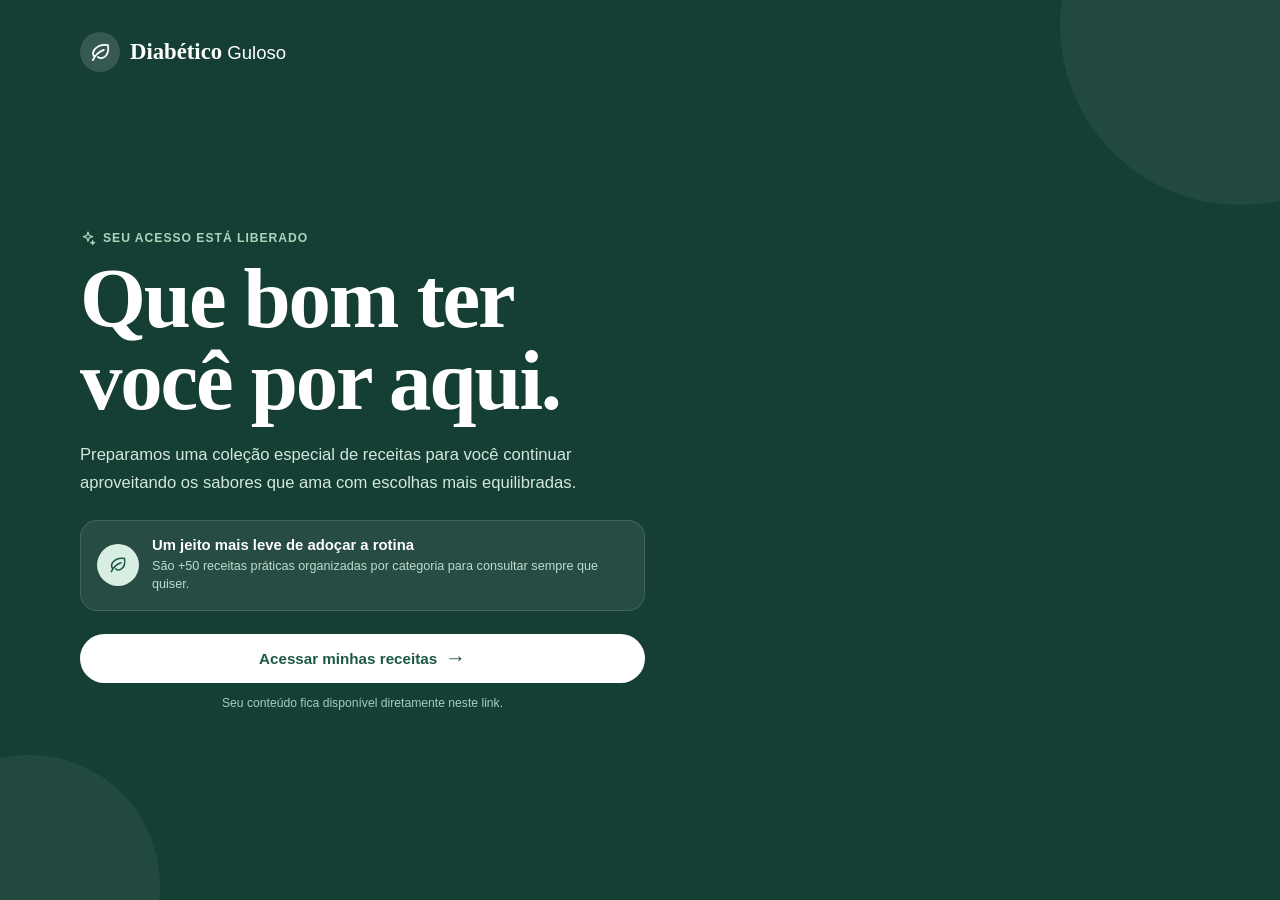
<file: index.html>
<!doctype html>
<html lang="pt-BR">
  <head>
    <meta charset="UTF-8" />
    <meta name="viewport" content="width=device-width, initial-scale=1.0" />
    <meta
      name="description"
      content="Diabético Guloso: receitas deliciosas com escolhas inteligentes para uma rotina mais leve."
    />
    <meta name="theme-color" content="#276749" />
    <title>Diabético Guloso</title>
    <link rel="preconnect" href="https://images.unsplash.com" />
    <link rel="stylesheet" href="./styles.css" />
  </head>
  <body>
    <div id="app"></div>
    <script src="./recipes.js"></script>
    <script src="./bonus-recipes.js"></script>
    <script src="./app.js"></script>
  </body>
</html>
</file>
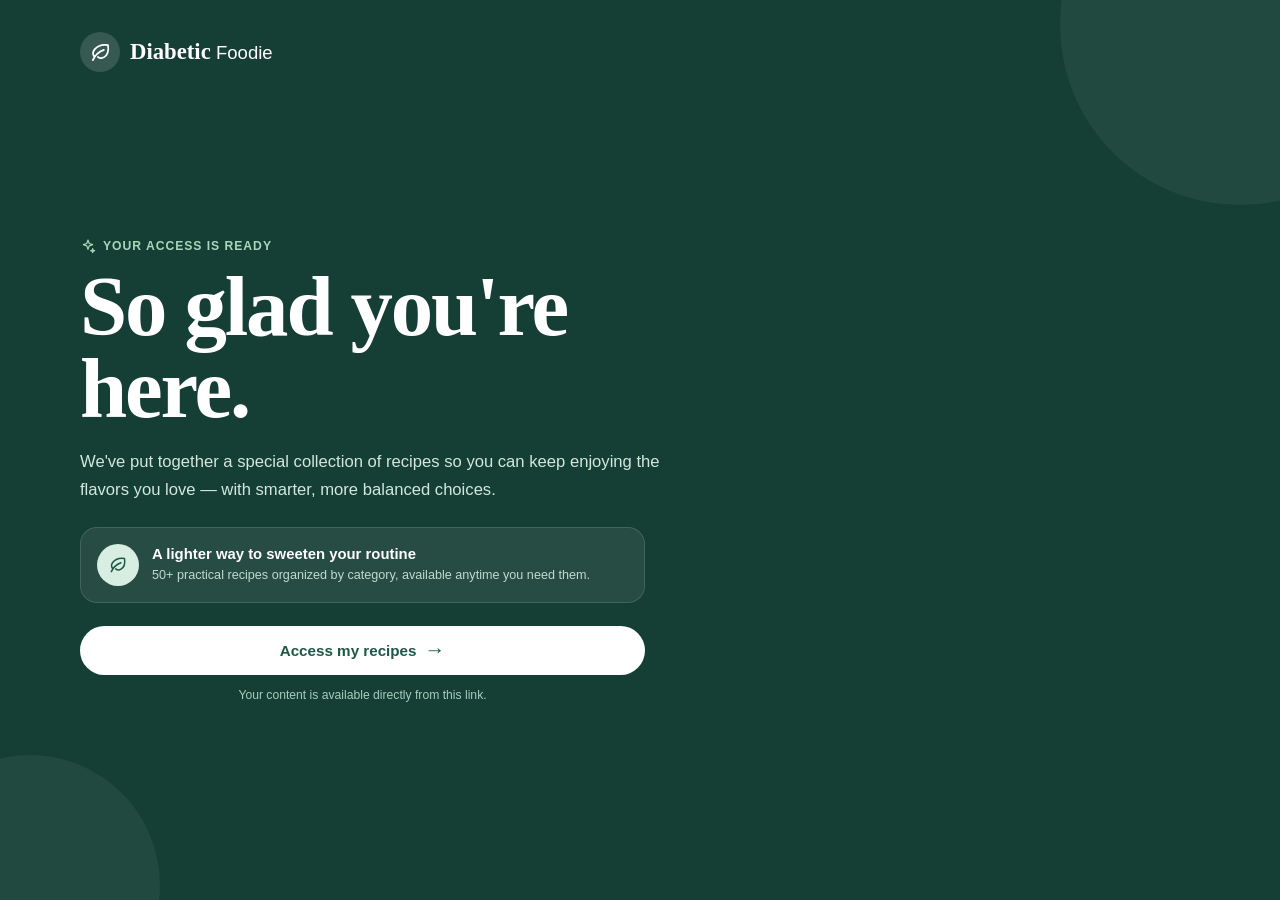
<file: en/index.html>
<!doctype html>
<html lang="en">
  <head>
    <meta charset="UTF-8" />
    <meta name="viewport" content="width=device-width, initial-scale=1.0" />
    <meta
      name="description"
      content="Diabetic Foodie: delicious recipes with smart choices for a lighter, healthier routine."
    />
    <meta name="theme-color" content="#276749" />
    <title>Diabetic Foodie</title>
    <link rel="preconnect" href="https://images.unsplash.com" />
    <link rel="stylesheet" href="/styles.css" />
  </head>
  <body>
    <div id="app"></div>
    <script src="/en/recipes-en.js"></script>
    <script src="/en/bonus-recipes-en.js"></script>
    <script src="/en/app-en.js"></script>
  </body>
</html>
</file>
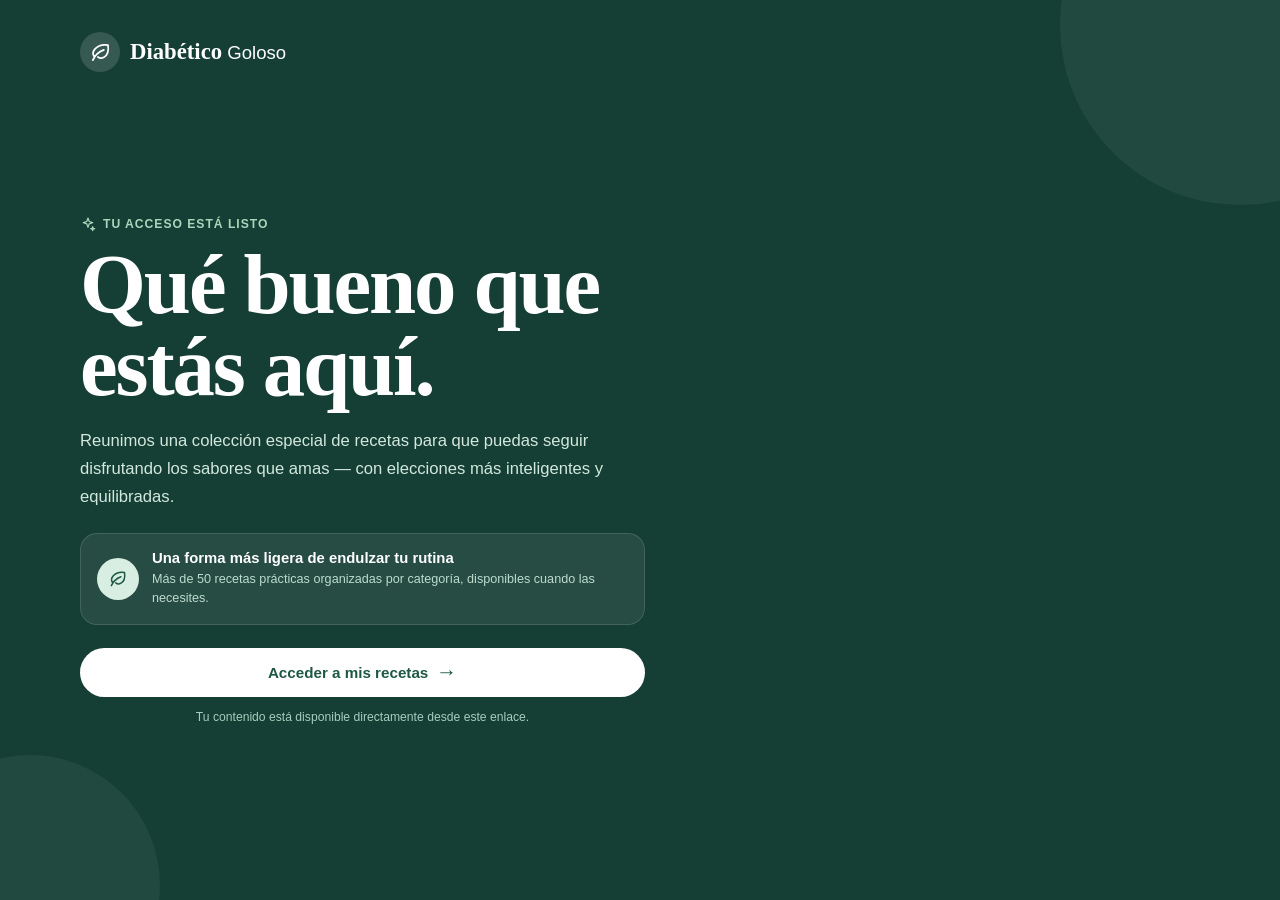
<file: esp/index.html>
<!doctype html>
<html lang="es">
  <head>
    <meta charset="UTF-8" />
    <meta name="viewport" content="width=device-width, initial-scale=1.0" />
    <meta
      name="description"
      content="Diabético Goloso: recetas deliciosas con opciones inteligentes para una rutina más ligera y saludable."
    />
    <meta name="theme-color" content="#276749" />
    <title>Diabético Goloso</title>
    <link rel="preconnect" href="https://images.unsplash.com" />
    <link rel="stylesheet" href="/styles.css" />
  </head>
  <body>
    <div id="app"></div>
    <script src="/esp/recipes-es.js"></script>
    <script src="/esp/bonus-recipes-es.js"></script>
    <script src="/esp/app-es.js"></script>
  </body>
</html>
</file>
<file: styles.css>
:root {
  --green-900: #153e34;
  --green-800: #1d5745;
  --green-700: #276749;
  --green-600: #378264;
  --green-100: #e4f1ea;
  --green-50: #f2f8f4;
  --cream: #fbfcf8;
  --white: #fff;
  --ink: #20332d;
  --muted: #65766f;
  --line: #e1ebe5;
  --shadow: 0 10px 28px rgba(25, 69, 54, .10);
  --radius: 20px;
}

* { box-sizing: border-box; }
html { scroll-behavior: smooth; }
body {
  margin: 0;
  background: var(--cream);
  color: var(--ink);
  font-family: Inter, "Segoe UI", Arial, sans-serif;
  -webkit-font-smoothing: antialiased;
}
a { color: inherit; text-decoration: none; }
button, input { font: inherit; }
svg { width: 1.25rem; height: 1.25rem; fill: none; stroke: currentColor; stroke-linecap: round; stroke-linejoin: round; stroke-width: 1.8; }
.container { width: min(1120px, calc(100% - 32px)); margin-inline: auto; }
.sr-only { position: absolute; width: 1px; height: 1px; overflow: hidden; clip: rect(0, 0, 0, 0); }

.site-header {
  position: sticky;
  top: 0;
  z-index: 10;
  border-bottom: 1px solid rgba(225, 235, 229, .9);
  background: rgba(255, 255, 255, .94);
  backdrop-filter: blur(12px);
}
.nav { display: flex; min-height: 72px; align-items: center; justify-content: space-between; gap: 16px; }
.brand { display: inline-flex; align-items: center; gap: 10px; color: var(--green-900); font-size: 1.16rem; }
.brand strong { font-family: Georgia, serif; font-size: 1.42rem; }
.brand-mark { display: grid; width: 40px; height: 40px; place-items: center; border-radius: 50%; background: var(--green-700); color: white; }
.brand-mark svg { width: 23px; height: 23px; }
.nav-tag { padding: 8px 12px; border-radius: 20px; background: var(--green-50); color: var(--green-700); font-size: .76rem; font-weight: 700; letter-spacing: .03em; text-transform: uppercase; }

.hero { overflow: hidden; position: relative; background: var(--green-900); color: white; }
.hero::before, .hero::after { position: absolute; border-radius: 50%; background: rgba(255,255,255,.06); content: ""; }
.hero::before { width: 320px; height: 320px; top: -160px; right: -90px; }
.hero::after { width: 200px; height: 200px; bottom: -100px; left: -80px; }
.hero-content { position: relative; z-index: 1; padding: 50px 0 34px; }
.eyebrow { display: flex; align-items: center; gap: 7px; margin: 0 0 11px; color: var(--green-600); font-size: .76rem; font-weight: 700; letter-spacing: .08em; text-transform: uppercase; }
.hero .eyebrow { color: #a7d7bc; }
.eyebrow svg { width: 16px; height: 16px; }
h1, h2 { font-family: Georgia, serif; letter-spacing: -.025em; }
.hero h1 { max-width: 690px; margin: 0; font-size: clamp(2.3rem, 6vw, 4rem); line-height: 1.03; }
.hero p:not(.eyebrow) { max-width: 620px; margin: 17px 0 23px; color: #d3e8dd; font-size: 1.05rem; line-height: 1.65; }
.hero-stats { display: flex; flex-wrap: wrap; gap: 18px; margin-top: 25px; color: #b5d6c7; font-size: .84rem; }
.hero-stats span { padding-right: 18px; border-right: 1px solid rgba(255,255,255,.18); }
.hero-stats span:last-child { border: 0; }
.hero-stats strong { color: white; font-size: 1rem; }

.catalog { padding: 42px 0 58px; scroll-margin-top: 64px; }
.section-heading { display: flex; align-items: end; justify-content: space-between; gap: 12px; margin-bottom: 19px; }
.section-heading h2 { margin: 0; color: var(--green-900); font-size: clamp(1.8rem, 4vw, 2.35rem); }
#result-count { color: var(--muted); font-size: .86rem; white-space: nowrap; }
.chips { display: flex; gap: 8px; margin-inline: -16px; padding: 0 16px 5px; overflow-x: auto; scrollbar-width: none; }
.chips::-webkit-scrollbar { display: none; }
.chip { flex: 0 0 auto; padding: 10px 15px; border: 1px solid var(--line); border-radius: 24px; background: white; color: var(--green-800); cursor: pointer; font-size: .86rem; font-weight: 700; transition: .2s ease; }
.chip.active, .chip:hover { border-color: var(--green-700); background: var(--green-700); color: white; }
.recipe-grid { display: grid; grid-template-columns: repeat(2, minmax(0, 1fr)); gap: 14px; margin-top: 23px; }
.recipe-card { overflow: hidden; border: 1px solid var(--line); border-radius: var(--radius); background: white; box-shadow: 0 5px 16px rgba(25, 69, 54, .04); transition: transform .2s ease, box-shadow .2s ease; }
.recipe-card:hover { transform: translateY(-4px); box-shadow: var(--shadow); }
.card-image-wrap { position: relative; aspect-ratio: 1 / .9; overflow: hidden; background: var(--green-100); }
.card-image { width: 100%; height: 100%; object-fit: cover; transition: transform .35s ease; }
.recipe-card:hover .card-image { transform: scale(1.05); }
.time-pill { position: absolute; top: 9px; right: 9px; display: flex; align-items: center; gap: 4px; padding: 6px 8px; border-radius: 14px; background: rgba(255,255,255,.92); color: var(--green-900); font-size: .7rem; font-weight: 700; box-shadow: 0 3px 8px rgba(0,0,0,.1); }
.time-pill svg { width: 13px; height: 13px; }
.card-copy { padding: 13px 12px 14px; }
.card-category { color: var(--green-600); font-size: .65rem; font-weight: 700; letter-spacing: .08em; text-transform: uppercase; }
.card-copy h3 { min-height: 40px; margin: 5px 0 10px; color: var(--green-900); font-size: .95rem; line-height: 1.28; }
.card-link { color: var(--green-700); font-size: .76rem; font-weight: 700; }
.card-link b { margin-left: 2px; font-size: 1rem; }
.empty-state { grid-column: 1 / -1; padding: 45px 20px; border: 1px dashed #bed3c8; border-radius: var(--radius); text-align: center; }
.empty-state span { display: inline-grid; width: 52px; height: 52px; place-items: center; border-radius: 50%; background: var(--green-100); color: var(--green-700); }
.empty-state h3 { margin: 13px 0 4px; }
.empty-state p { margin: 0; color: var(--muted); }

.care-note { background: var(--green-100); }
.care-note-inner { display: flex; gap: 16px; align-items: center; padding: 30px 0; }
.care-note h2 { margin: 0 0 4px; color: var(--green-900); font-size: 1.65rem; }
.care-note p { margin: 0; color: var(--green-800); font-size: .9rem; line-height: 1.6; }
footer { padding: 31px 0; background: var(--green-900); color: white; }
.footer-inner { display: flex; align-items: center; justify-content: space-between; gap: 15px; }
footer .brand { color: white; }
footer .brand-mark { background: rgba(255,255,255,.13); }
footer p { margin: 0; color: #afd0c1; font-size: .8rem; }

.welcome-page { min-height: 100vh; background: var(--green-900); }
.welcome-panel { position: relative; min-height: 100vh; overflow: hidden; color: white; }
.welcome-glow { position: absolute; border-radius: 50%; background: rgba(255,255,255,.055); }
.welcome-glow-one { width: 360px; height: 360px; top: -155px; right: -140px; }
.welcome-glow-two { width: 260px; height: 260px; bottom: -115px; left: -100px; }
.welcome-content { position: relative; z-index: 1; display: flex; min-height: 100vh; flex-direction: column; padding-top: 25px; padding-bottom: 32px; }
.welcome-brand { color: white; }
.welcome-brand .brand-mark { background: rgba(255,255,255,.14); }
.welcome-copy { display: flex; max-width: 650px; flex: 1; flex-direction: column; justify-content: center; padding: 48px 0 38px; }
.welcome-copy .eyebrow { color: #a7d7bc; }
.welcome-copy h1 { max-width: 560px; margin: 0; font-size: clamp(3.05rem, 10vw, 5.3rem); line-height: .97; }
.welcome-lead { max-width: 590px; margin: 19px 0 23px; color: #d3e8dd; font-size: 1.04rem; line-height: 1.68; }
.welcome-card { display: flex; max-width: 565px; gap: 13px; align-items: center; padding: 16px; border: 1px solid rgba(255,255,255,.13); border-radius: 17px; background: rgba(255,255,255,.075); }
.welcome-card-icon { display: grid; flex: 0 0 auto; width: 42px; height: 42px; place-items: center; border-radius: 50%; background: #d9eee2; color: var(--green-800); }
.welcome-card strong { display: block; font-size: .93rem; }
.welcome-card p { margin: 4px 0 0; color: #bedbce; font-size: .79rem; line-height: 1.48; }
.welcome-button { display: flex; width: min(100%, 565px); align-items: center; justify-content: center; gap: 8px; margin-top: 23px; padding: 16px 20px; border-radius: 28px; background: white; color: var(--green-800); font-size: .95rem; font-weight: 700; transition: transform .2s ease, box-shadow .2s ease; }
.welcome-button:hover { transform: translateY(-2px); box-shadow: 0 9px 20px rgba(0,0,0,.18); }
.welcome-button span { font-size: 1.3rem; line-height: .8; }
.welcome-note { margin: 13px 0 0; color: #a7cdbd; font-size: .76rem; text-align: center; width: min(100%, 565px); }

.recipe-nav .nav { min-height: 64px; }
.back-link { display: inline-flex; align-items: center; gap: 3px; color: var(--green-700); font-size: .88rem; font-weight: 700; }
.back-link svg { width: 18px; height: 18px; }
.compact { font-size: .88rem; }
.compact strong { font-size: 1.05rem; }
.compact .brand-mark { width: 32px; height: 32px; }
.compact .brand-mark svg { width: 19px; }
.recipe-hero { position: relative; height: min(480px, 60vh); background: var(--green-900); }
.recipe-hero img { width: 100%; height: 100%; object-fit: cover; }
.recipe-hero-overlay { position: absolute; inset: 0; background: linear-gradient(180deg, rgba(18,48,39,.05) 30%, rgba(18,48,39,.84)); }
.recipe-title { position: absolute; right: 0; bottom: 30px; left: 0; color: white; }
.recipe-label { display: inline-block; padding: 6px 10px; border-radius: 14px; background: rgba(255,255,255,.2); font-size: .72rem; font-weight: 700; letter-spacing: .08em; text-transform: uppercase; backdrop-filter: blur(5px); }
.recipe-title h1 { max-width: 780px; margin: 10px 0 0; font-size: clamp(2.15rem, 6vw, 4rem); line-height: 1.03; }
.recipe-body { padding-bottom: 60px; }
.metadata { display: grid; grid-template-columns: repeat(3, 1fr); gap: 8px; margin: -1px -16px 0; padding: 17px 16px; border-bottom: 1px solid var(--line); background: white; }
.metadata div { display: flex; min-width: 0; align-items: center; gap: 8px; }
.metadata svg { flex: 0 0 auto; color: var(--green-600); }
.metadata span { display: grid; min-width: 0; }
.metadata small { color: var(--muted); font-size: .64rem; text-transform: uppercase; }
.metadata strong { overflow: hidden; color: var(--green-900); font-size: .8rem; text-overflow: ellipsis; white-space: nowrap; }
.recipe-columns { display: grid; gap: 37px; padding: 37px 0 28px; }
.recipe-section h2, .tip-box h2, .related h2 { margin: 0 0 16px; color: var(--green-900); font-size: 1.95rem; }
.ingredients ul, .preparation ol { display: grid; gap: 11px; margin: 0; padding: 0; list-style: none; }
.ingredients li { display: flex; gap: 10px; padding-bottom: 11px; border-bottom: 1px solid var(--line); color: #42564f; font-size: .94rem; line-height: 1.5; }
.ingredients li span { display: grid; flex: 0 0 auto; width: 21px; height: 21px; place-items: center; border-radius: 50%; background: var(--green-100); color: var(--green-700); font-size: .7rem; font-weight: 700; }
.preparation ol { counter-reset: steps; gap: 18px; }
.preparation li { display: flex; gap: 12px; color: #42564f; font-size: .94rem; line-height: 1.58; counter-increment: steps; }
.preparation li::before { display: grid; flex: 0 0 auto; width: 27px; height: 27px; place-items: center; border-radius: 50%; background: var(--green-700); color: white; content: counter(steps); font-size: .76rem; font-weight: 700; }
.tip-box { display: flex; gap: 15px; padding: 20px; border-radius: var(--radius); background: var(--green-100); }
.tip-icon { display: grid; flex: 0 0 auto; width: 42px; height: 42px; place-items: center; border-radius: 50%; background: var(--green-700); color: white; }
.tip-box h2 { margin-bottom: 7px; font-size: 1.55rem; }
.tip-box p:last-child { margin: 0; color: var(--green-800); font-size: .94rem; line-height: 1.65; }
.disclaimer { margin: 14px 0 20px; color: var(--muted); font-size: .78rem; line-height: 1.55; }
.primary-button { display: inline-flex; align-items: center; gap: 6px; padding: 13px 17px; border-radius: 25px; background: var(--green-700); color: white; font-size: .87rem; font-weight: 700; }
.primary-button svg { width: 18px; height: 18px; }
.related { padding-top: 50px; }

@media (min-width: 680px) {
  .recipe-grid { grid-template-columns: repeat(3, minmax(0, 1fr)); gap: 18px; }
  .card-copy { padding: 15px; }
  .card-copy h3 { font-size: 1.03rem; }
  .metadata { margin-inline: 0; border: 1px solid var(--line); border-top: 0; border-radius: 0 0 16px 16px; }
  .recipe-columns { grid-template-columns: .88fr 1.12fr; gap: 54px; padding-top: 48px; }
  .welcome-content { padding-top: 32px; padding-bottom: 42px; }
}

@media (min-width: 960px) {
  .hero-content { padding: 64px 0 43px; }
  .recipe-grid { grid-template-columns: repeat(4, minmax(0, 1fr)); gap: 20px; }
  .card-image-wrap { aspect-ratio: 1 / .92; }
  .related .recipe-grid { grid-template-columns: repeat(3, minmax(0, 1fr)); }
}

/* ── Botão de Voltar Grande ─────────────────────────────── */
.back-big-btn {
  display: flex;
  align-items: center;
  justify-content: center;
  gap: 10px;
  width: 100%;
  max-width: 480px;
  margin: 24px 0;
  padding: 18px 24px;
  border-radius: 16px;
  background: var(--green-700);
  color: white;
  font-size: 1.05rem;
  font-weight: 700;
  letter-spacing: .01em;
  transition: transform .2s ease, box-shadow .2s ease;
  box-shadow: 0 4px 14px rgba(39,103,73,.25);
}
.back-big-btn svg { width: 22px; height: 22px; }
.back-big-btn:hover { transform: translateY(-2px); box-shadow: 0 8px 20px rgba(39,103,73,.35); }
.back-big-btn--outline {
  background: white;
  color: var(--green-700);
  border: 2px solid var(--green-700);
  margin-top: 28px;
  margin-bottom: 0;
}
.back-big-btn--outline:hover { background: var(--green-50); }

/* ── Banner do Bônus na Home ────────────────────────────── */
.bonus-banner {
  background: linear-gradient(135deg, #78350f 0%, #b45309 60%, #d97706 100%);
  padding: 0;
}
.bonus-banner-inner {
  display: flex;
  flex-direction: column;
  gap: 20px;
  padding: 36px 0;
}
.bonus-banner-tag {
  display: inline-block;
  padding: 5px 13px;
  border-radius: 20px;
  background: var(--amber-400);
  color: var(--amber-900);
  font-size: .75rem;
  font-weight: 900;
  letter-spacing: .1em;
  margin-bottom: 8px;
}
.bonus-banner-text h2 {
  margin: 0 0 8px;
  color: white;
  font-family: Georgia, serif;
  font-size: clamp(1.6rem, 4vw, 2.2rem);
  letter-spacing: -.02em;
}
.bonus-banner-text p {
  margin: 0;
  color: #fde68a;
  font-size: .97rem;
  line-height: 1.6;
  max-width: 560px;
}
.bonus-banner-btn {
  display: flex;
  align-items: center;
  gap: 16px;
  width: 100%;
  max-width: 520px;
  padding: 20px 22px;
  border-radius: 18px;
  background: white;
  color: var(--amber-900);
  font-size: 1rem;
  transition: transform .2s ease, box-shadow .2s ease;
  box-shadow: 0 6px 20px rgba(0,0,0,.18);
}
.bonus-banner-btn:hover { transform: translateY(-3px); box-shadow: 0 10px 28px rgba(0,0,0,.25); }
.bonus-banner-btn-icon { font-size: 2.2rem; line-height: 1; flex: 0 0 auto; }
.bonus-banner-btn strong { display: block; font-size: 1.05rem; font-weight: 800; color: var(--amber-900); margin-bottom: 3px; }
.bonus-banner-btn small { display: block; font-size: .8rem; color: var(--amber-700); font-weight: 500; }
.bonus-banner-arrow { margin-left: auto; font-size: 1.6rem; font-weight: 900; color: var(--amber-500); flex: 0 0 auto; }

@media (min-width: 680px) {
  .bonus-banner-inner { flex-direction: row; align-items: center; justify-content: space-between; gap: 32px; }
  .bonus-banner-btn { width: auto; min-width: 380px; }
}

/* ── Bônus ───────────────────────────────────────────────── */
:root {
  --amber-900: #78350f;
  --amber-700: #b45309;
  --amber-500: #f59e0b;
  --amber-400: #fbbf24;
  --amber-100: #fef3c7;
  --amber-50:  #fffbeb;
}

.bonus-nav-btn {
  display: inline-flex;
  align-items: center;
  gap: 6px;
  padding: 9px 16px;
  border-radius: 24px;
  background: var(--amber-500);
  color: var(--amber-900);
  font-size: .82rem;
  font-weight: 800;
  letter-spacing: .01em;
  transition: transform .2s ease, box-shadow .2s ease;
  white-space: nowrap;
}
.bonus-nav-btn:hover,
.bonus-nav-btn--active {
  transform: translateY(-1px);
  box-shadow: 0 4px 14px rgba(245,158,11,.45);
}

.bonus-hero {
  overflow: hidden;
  position: relative;
  background: linear-gradient(135deg, #78350f 0%, #b45309 60%, #d97706 100%);
  color: white;
}
.bonus-hero::before,
.bonus-hero::after {
  position: absolute;
  border-radius: 50%;
  background: rgba(255,255,255,.07);
  content: "";
}
.bonus-hero::before { width: 340px; height: 340px; top: -160px; right: -100px; }
.bonus-hero::after  { width: 220px; height: 220px; bottom: -110px; left: -80px; }

.bonus-hero-content {
  position: relative;
  z-index: 1;
  padding: 50px 0 38px;
}
.bonus-eyebrow { color: #fde68a !important; }
.bonus-badge {
  display: inline-block;
  padding: 5px 13px;
  border-radius: 20px;
  background: var(--amber-400);
  color: var(--amber-900);
  font-size: .7rem;
  font-weight: 900;
  letter-spacing: .12em;
  margin-bottom: 14px;
}
.bonus-hero h1 {
  max-width: 700px;
  margin: 0;
  font-family: Georgia, serif;
  font-size: clamp(2.1rem, 5.5vw, 3.6rem);
  line-height: 1.05;
  letter-spacing: -.025em;
}
.bonus-hero p {
  max-width: 620px;
  margin: 16px 0 22px;
  color: #fde68a;
  font-size: 1.04rem;
  line-height: 1.65;
}
.bonus-hero-stats {
  display: flex;
  flex-wrap: wrap;
  gap: 18px;
  margin-top: 22px;
  color: #fde68a;
  font-size: .84rem;
}
.bonus-hero-stats span {
  display: flex;
  align-items: center;
  gap: 6px;
  padding-right: 18px;
  border-right: 1px solid rgba(255,255,255,.22);
}
.bonus-hero-stats span:last-child { border: 0; }
.bonus-hero-stats strong { color: white; font-size: 1rem; }
.bonus-hero-stats svg { width: 15px; height: 15px; }

.bonus-catalog { padding-top: 42px; }

.bonus-card .card-category {
  display: flex;
  align-items: center;
  gap: 4px;
  color: var(--amber-700) !important;
}
.bonus-card .card-category svg { width: 12px; height: 12px; }
.bonus-card:hover { box-shadow: 0 10px 28px rgba(180,83,9,.15); }

.bonus-recipe-hero .recipe-hero-overlay { background: linear-gradient(180deg, rgba(120,53,15,.08) 30%, rgba(120,53,15,.82)); }
.bonus-recipe-label {
  background: rgba(245,158,11,.25) !important;
  display: inline-flex;
  align-items: center;
  gap: 6px;
}
.bonus-recipe-label svg { width: 13px; height: 13px; }

.bonus-tip-box { background: var(--amber-50) !important; }
.bonus-tip-box .eyebrow { color: var(--amber-700); }
.bonus-tip-box h2 { color: var(--amber-900) !important; }
.bonus-tip-box p:last-child { color: var(--amber-900) !important; }
.bonus-tip-icon { background: var(--amber-500) !important; color: white !important; }

.bonus-back-button { background: var(--amber-500) !important; color: var(--amber-900) !important; font-weight: 800; }

@media (max-width: 520px) {
  .nav-tag { display: none; }
  .hero-content { padding-top: 40px; }
  .hero h1 { font-size: 2.42rem; }
  .footer-inner { display: grid; }
  .compact span:last-child { display: none; }
}
</file>
